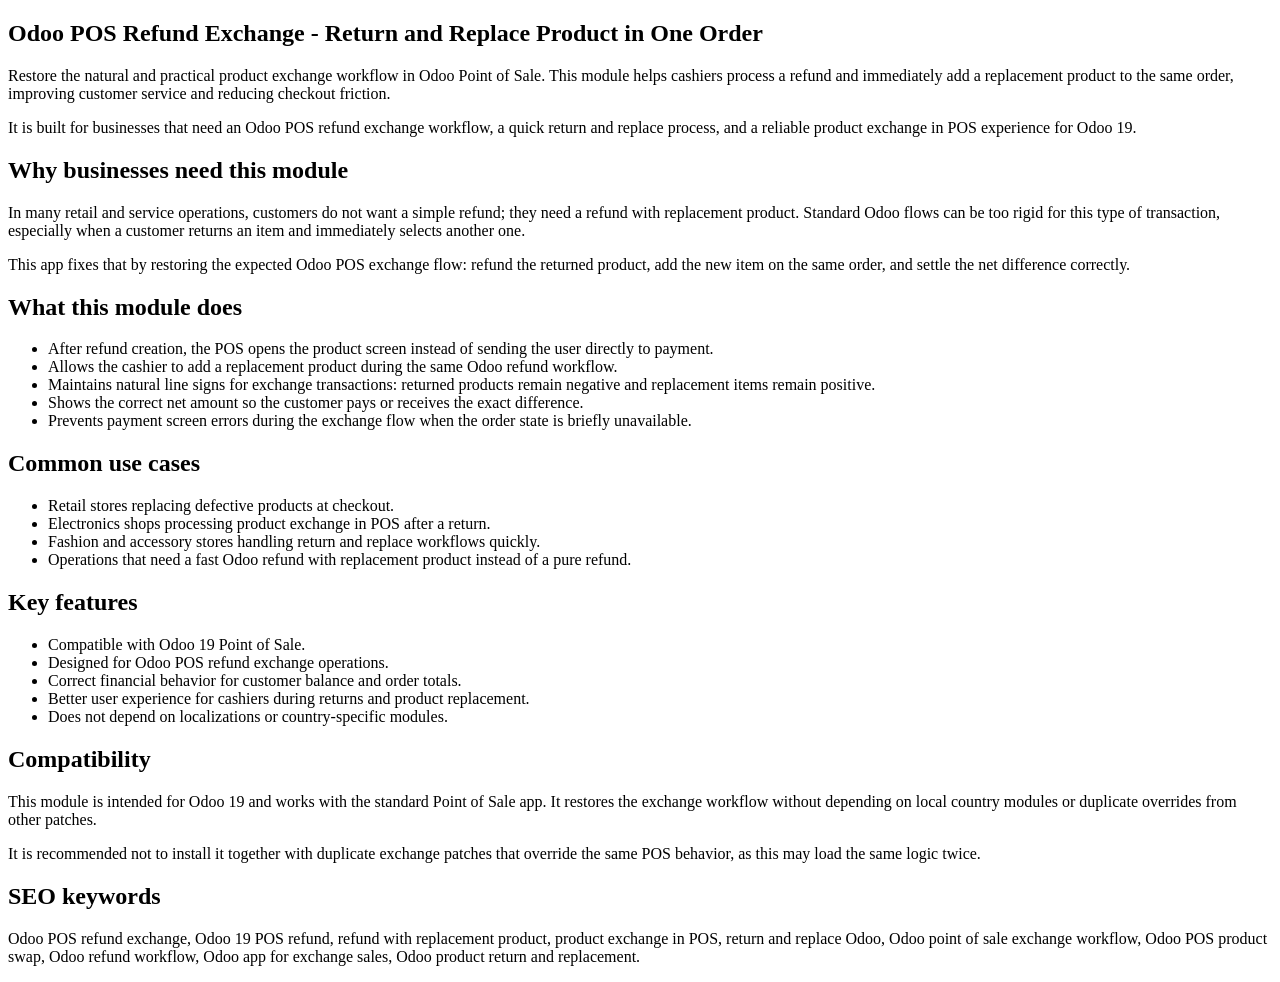
<file: pos_refund_exchange/description/index.html>
<!DOCTYPE html>
<html lang="en">
  <head>
    <meta charset="utf-8" />
    <meta name="description" content="Odoo POS refund exchange app for product return and replacement in one order. Manage refund with replacement product, return and replace workflow, and product exchange in POS for Odoo 19." />
    <meta name="keywords" content="Odoo POS refund exchange, Odoo 19 POS refund, refund with replacement product, product exchange in POS, return and replace Odoo, Odoo point of sale exchange workflow, Odoo POS product swap, Odoo refund workflow, Odoo app store POS exchange" />
    <title>Odoo POS Refund Exchange - Return and Replace Product in One Order</title>
  </head>
  <body>
    <section>
      <h1>Odoo POS Refund Exchange - Return and Replace Product in One Order</h1>
      <p>
        Restore the natural and practical product exchange workflow in Odoo Point of Sale.
        This module helps cashiers process a refund and immediately add a replacement product
        to the same order, improving customer service and reducing checkout friction.
      </p>
      <p>
        It is built for businesses that need an Odoo POS refund exchange workflow, a quick
        return and replace process, and a reliable product exchange in POS experience for
        Odoo 19.
      </p>
    </section>

    <section>
      <h2>Why businesses need this module</h2>
      <p>
        In many retail and service operations, customers do not want a simple refund; they need
        a refund with replacement product. Standard Odoo flows can be too rigid for this type of
        transaction, especially when a customer returns an item and immediately selects another one.
      </p>
      <p>
        This app fixes that by restoring the expected Odoo POS exchange flow: refund the returned
        product, add the new item on the same order, and settle the net difference correctly.
      </p>
    </section>

    <section>
      <h2>What this module does</h2>
      <ul>
        <li>After refund creation, the POS opens the product screen instead of sending the user directly to payment.</li>
        <li>Allows the cashier to add a replacement product during the same Odoo refund workflow.</li>
        <li>Maintains natural line signs for exchange transactions: returned products remain negative and replacement items remain positive.</li>
        <li>Shows the correct net amount so the customer pays or receives the exact difference.</li>
        <li>Prevents payment screen errors during the exchange flow when the order state is briefly unavailable.</li>
      </ul>
    </section>

    <section>
      <h2>Common use cases</h2>
      <ul>
        <li>Retail stores replacing defective products at checkout.</li>
        <li>Electronics shops processing product exchange in POS after a return.</li>
        <li>Fashion and accessory stores handling return and replace workflows quickly.</li>
        <li>Operations that need a fast Odoo refund with replacement product instead of a pure refund.</li>
      </ul>
    </section>

    <section>
      <h2>Key features</h2>
      <ul>
        <li>Compatible with Odoo 19 Point of Sale.</li>
        <li>Designed for Odoo POS refund exchange operations.</li>
        <li>Correct financial behavior for customer balance and order totals.</li>
        <li>Better user experience for cashiers during returns and product replacement.</li>
        <li>Does not depend on localizations or country-specific modules.</li>
      </ul>
    </section>

    <section>
      <h2>Compatibility</h2>
      <p>
        This module is intended for Odoo 19 and works with the standard Point of Sale app.
        It restores the exchange workflow without depending on local country modules or duplicate
        overrides from other patches.
      </p>
      <p>
        It is recommended not to install it together with duplicate exchange patches that override
        the same POS behavior, as this may load the same logic twice.
      </p>
    </section>

    <section>
      <h2>SEO keywords</h2>
      <p>
        Odoo POS refund exchange, Odoo 19 POS refund, refund with replacement product, product exchange in POS,
        return and replace Odoo, Odoo point of sale exchange workflow, Odoo POS product swap,
        Odoo refund workflow, Odoo app for exchange sales, Odoo product return and replacement.
      </p>
    </section>
  </body>
</html>
</file>
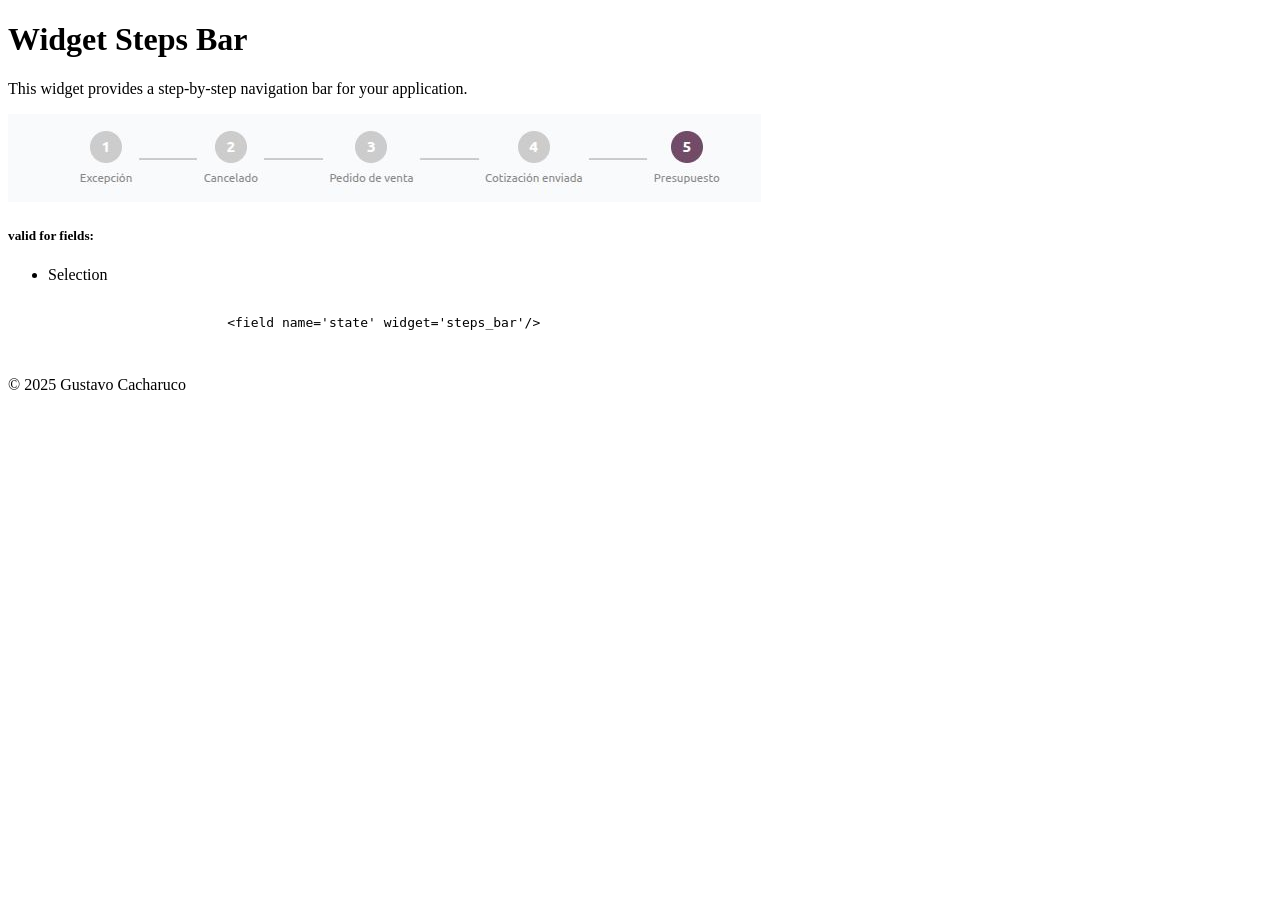
<file: gp_widget_steps/static/description/index.html>
<!DOCTYPE html>
<html lang="en">
<head>
    <meta charset="UTF-8">
    <meta name="viewport" content="width=device-width, initial-scale=1.0">
    <title>Widget Steps Bar</title>
</head>
<body>
    <div>
        <h1>Widget Steps Bar</h1>
        <p>This widget provides a step-by-step navigation bar for your application.</p>
    </div>
    <div>
        <img  class="oe_picture oe_screenshot" src="widget_steps_bars.jpeg" alt="Widget Steps Bar">
    </div>
    <div>
        <h5>valid for fields:</h5>
        <ul>
            <li>Selection</li>
        </ul>
                <pre>
                    <code>
                            &lt;field name='state' widget='steps_bar'/&gt;
                    </code>
                </pre>
            </div>
    <footer>
        <p>&copy; 2025 Gustavo Cacharuco</p>
    </footer>
</body>
</html>
</file>
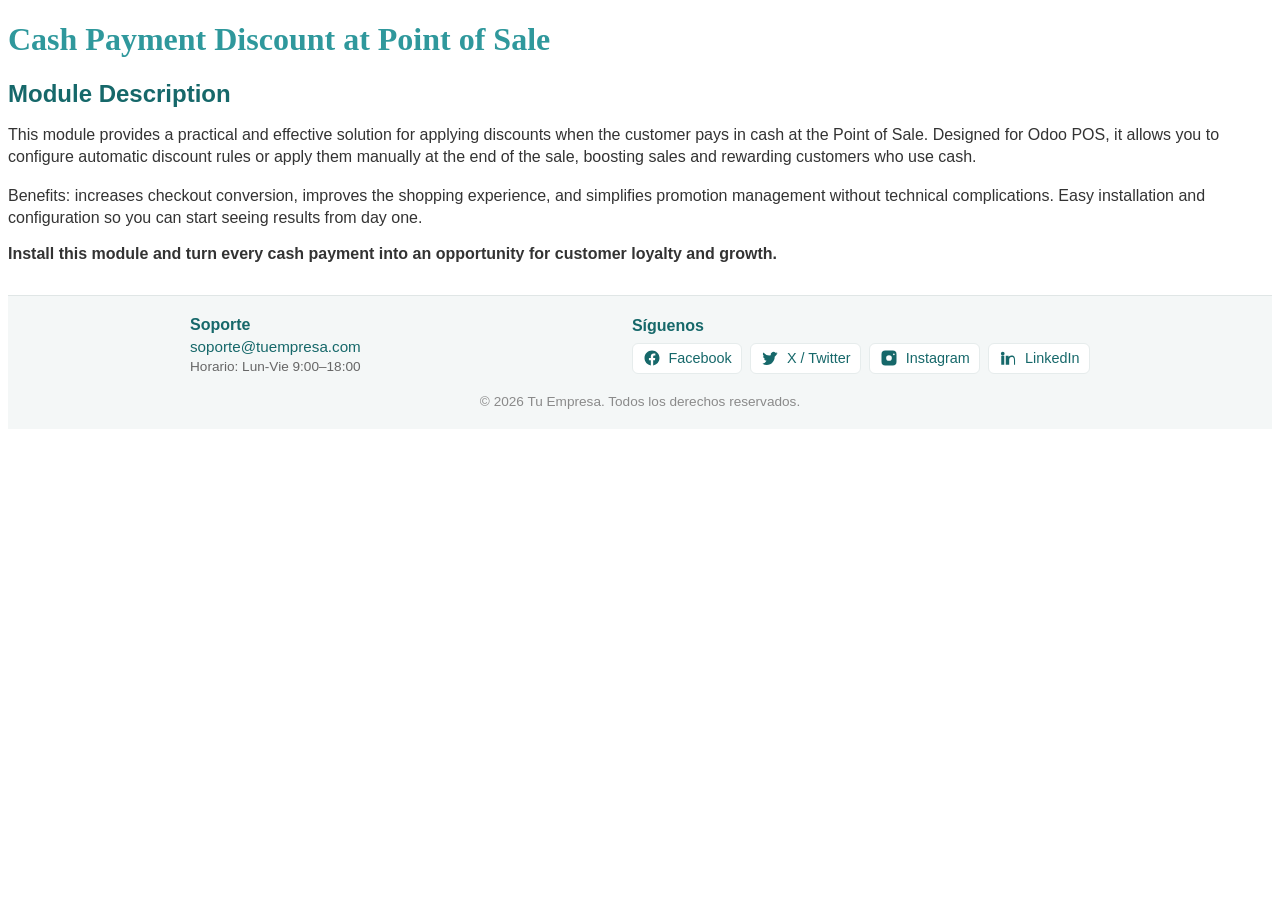
<file: pos_discount_cash/static/description/index.html>
<!DOCTYPE html>
<html lang="en">
  <head>
    <meta charset="UTF-8" />
    <meta name="viewport" content="width=device-width, initial-scale=1.0" />
    <title>Pos Discount Payment Cash</title>
  </head>
  <body>
    <div class="container">
      <div class="row">
        <h1 style="color: #2f989c">Cash Payment Discount at Point of Sale</h1>

        <section
          class="module-description"
          style="margin-top: 1rem; font-family: Arial, sans-serif; color: #333"
        >
          <h2 style="color: #16686a; margin-bottom: 0.5rem">
            Module Description
          </h2>
          <p style="line-height: 1.4">
            This module provides a practical and effective solution for applying
            discounts when the customer pays in cash at the Point of Sale.
            Designed for Odoo POS, it allows you to configure automatic discount
            rules or apply them manually at the end of the sale, boosting sales
            and rewarding customers who use cash.
          </p>
          <p style="line-height: 1.4; margin-top: 0.5rem">
            Benefits: increases checkout conversion, improves the shopping
            experience, and simplifies promotion management without technical
            complications. Easy installation and configuration so you can start
            seeing results from day one.
          </p>
          <p style="font-weight: bold; margin-top: 0.75rem">
            Install this module and turn every cash payment into an opportunity
            for customer loyalty and growth.
          </p>
        </section>
      </div>
    </div>

    <footer
      class="module-footer"
      style="margin-top: 2rem; padding: 1.25rem; background: #f4f7f7; border-top: 1px solid #e0e6e6; font-family: Arial, sans-serif; color: #333"
    >
      <div style="max-width: 900px; margin: 0 auto; display: flex; flex-wrap: wrap; align-items: center; justify-content: space-between; gap: 0.75rem;">
        <div style="min-width: 220px;">
          <strong style="color: #16686a">Soporte</strong>
          <div style="margin-top: 0.25rem; font-size: 0.95rem;">
            <a
              href="mailto:soporte@tuempresa.com"
              style="color: #16686a; text-decoration: none;"
              aria-label="Correo de soporte"
              >soporte@tuempresa.com</a
            >
            <div style="color: #666; font-size: 0.85rem; margin-top: 0.25rem;">
              Horario: Lun-Vie 9:00–18:00
            </div>
          </div>
        </div>

        <div style="min-width: 220px;">
          <strong style="color: #16686a">Síguenos</strong>
          <div style="margin-top: 0.5rem; display: flex; gap: 0.5rem; align-items: center;">
            <a
              href="https://facebook.com/"
              target="_blank"
              rel="noopener noreferrer"
              style="display:inline-flex; align-items:center; gap:0.5rem; padding:0.35rem 0.6rem; background:#fff; border-radius:6px; text-decoration:none; color:#16686a; border:1px solid #e6ecec;"
              aria-label="Facebook"
            >
              <!-- Facebook SVG -->
              <svg width="18" height="18" viewBox="0 0 24 24" fill="#16686a" xmlns="http://www.w3.org/2000/svg" aria-hidden="true">
                <path d="M22 12C22 6.477 17.523 2 12 2S2 6.477 2 12c0 5 3.657 9.126 8.438 9.878v-6.99H7.898v-2.888h2.54V9.797c0-2.507 1.492-3.89 3.777-3.89 1.094 0 2.238.195 2.238.195v2.46h-1.26c-1.242 0-1.63.772-1.63 1.562v1.875h2.773l-.443 2.888h-2.33v6.99C18.343 21.126 22 17 22 12z"/>
              </svg>
              <span style="font-size:0.9rem">Facebook</span>
            </a>

            <a
              href="https://x.com/"
              target="_blank"
              rel="noopener noreferrer"
              style="display:inline-flex; align-items:center; gap:0.5rem; padding:0.35rem 0.6rem; background:#fff; border-radius:6px; text-decoration:none; color:#16686a; border:1px solid #e6ecec;"
              aria-label="Twitter"
            >
              <!-- Twitter(X) SVG -->
              <svg width="18" height="18" viewBox="0 0 24 24" fill="#16686a" xmlns="http://www.w3.org/2000/svg" aria-hidden="true">
                <path d="M22.162 5.656c-.66.293-1.37.49-2.116.58a3.708 3.708 0 0 0 1.626-2.044 7.45 7.45 0 0 1-2.356.9 3.707 3.707 0 0 0-6.316 3.379A10.52 10.52 0 0 1 3.164 4.8a3.706 3.706 0 0 0 1.147 4.95 3.676 3.676 0 0 1-1.68-.464v.047a3.708 3.708 0 0 0 2.972 3.632 3.74 3.74 0 0 1-1.673.064 3.708 3.708 0 0 0 3.46 2.574A7.433 7.433 0 0 1 2 19.54a10.49 10.49 0 0 0 5.684 1.666c6.82 0 10.556-5.652 10.556-10.555 0-.161-.004-.322-.011-.481a7.548 7.548 0 0 0 1.856-1.924z"/>
              </svg>
              <span style="font-size:0.9rem">X / Twitter</span>
            </a>

            <a
              href="https://instagram.com/"
              target="_blank"
              rel="noopener noreferrer"
              style="display:inline-flex; align-items:center; gap:0.5rem; padding:0.35rem 0.6rem; background:#fff; border-radius:6px; text-decoration:none; color:#16686a; border:1px solid #e6ecec;"
              aria-label="Instagram"
            >
              <!-- Instagram SVG -->
              <svg width="18" height="18" viewBox="0 0 24 24" fill="#16686a" xmlns="http://www.w3.org/2000/svg" aria-hidden="true">
                <path d="M7 2h10a5 5 0 0 1 5 5v10a5 5 0 0 1-5 5H7a5 5 0 0 1-5-5V7a5 5 0 0 1 5-5zm5 6.2A3.8 3.8 0 1 0 15.8 12 3.8 3.8 0 0 0 12 8.2zM18.5 6.1a1.1 1.1 0 1 0 1.1 1.1 1.1 1.1 0 0 0-1.1-1.1z"/>
              </svg>
              <span style="font-size:0.9rem">Instagram</span>
            </a>

            <a
              href="https://linkedin.com/"
              target="_blank"
              rel="noopener noreferrer"
              style="display:inline-flex; align-items:center; gap:0.5rem; padding:0.35rem 0.6rem; background:#fff; border-radius:6px; text-decoration:none; color:#16686a; border:1px solid #e6ecec;"
              aria-label="LinkedIn"
            >
              <!-- LinkedIn SVG -->
              <svg width="18" height="18" viewBox="0 0 24 24" fill="#16686a" xmlns="http://www.w3.org/2000/svg" aria-hidden="true">
                <path d="M4.98 3.5A2.5 2.5 0 1 0 4.98 8.5 2.5 2.5 0 0 0 4.98 3.5zM3 9h4v12H3zM9 9h3.8v1.6h.1c.5-.9 1.8-1.9 3.7-1.9 4 0 4.8 2.6 4.8 6v6.3H20V15.6c0-2.2-.04-5-3-5-3 0-3.4 2.3-3.4 4.8V21H9z"/>
              </svg>
              <span style="font-size:0.9rem">LinkedIn</span>
            </a>
          </div>
        </div>

        <div style="flex: 1 1 100%; text-align: center; color: #8a8a8a; font-size: 0.85rem; margin-top: 0.5rem;">
          © <span id="currentYear"></span> Tu Empresa. Todos los derechos reservados.
        </div>
      </div>
    </footer>

    <script>
      // Actualiza año en el footer
      (function () {
        var el = document.getElementById("currentYear");
        if (el) {
          el.textContent = new Date().getFullYear();
        }
      })();
    </script></svg>
  </body>
</html>
</file>
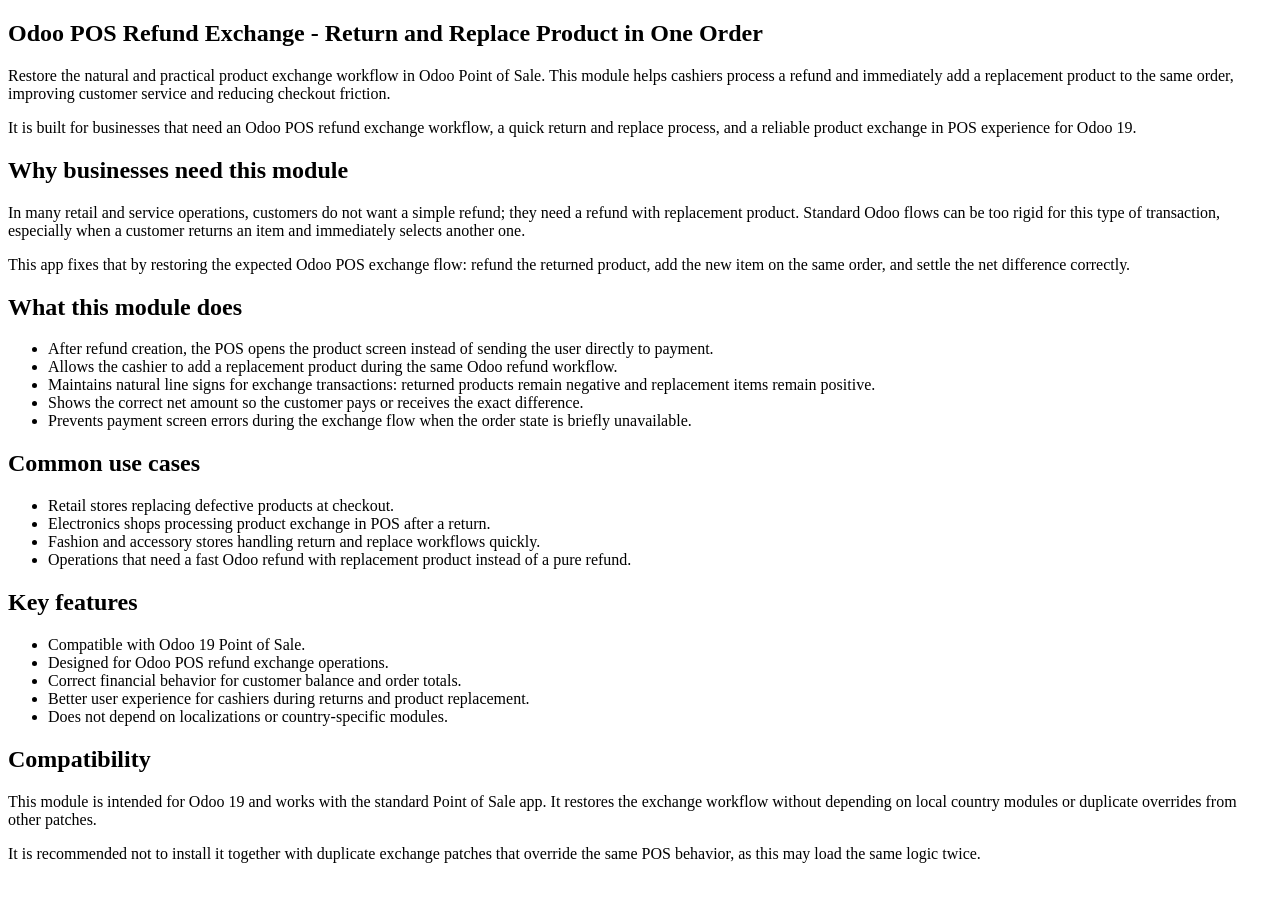
<file: pos_refund_exchange/static/description/index.html>
<!DOCTYPE html>
<html lang="en">
  <head>
    <meta charset="utf-8" />
    <meta name="description" content="Odoo POS refund exchange app for product return and replacement in one order. Manage refund with replacement product, return and replace workflow, and product exchange in POS for Odoo 19." />
    <meta name="keywords" content="Odoo POS refund exchange, Odoo 19 POS refund, refund with replacement product, product exchange in POS, return and replace Odoo, Odoo point of sale exchange workflow, Odoo POS product swap, Odoo refund workflow, Odoo app store POS exchange" />
    <title>Odoo POS Refund Exchange - Return and Replace Product in One Order</title>
  </head>
  <body>
    <section>
      <h1>Odoo POS Refund Exchange - Return and Replace Product in One Order</h1>
      <p>
        Restore the natural and practical product exchange workflow in Odoo Point of Sale.
        This module helps cashiers process a refund and immediately add a replacement product
        to the same order, improving customer service and reducing checkout friction.
      </p>
      <p>
        It is built for businesses that need an Odoo POS refund exchange workflow, a quick
        return and replace process, and a reliable product exchange in POS experience for
        Odoo 19.
      </p>
    </section>

    <section>
      <h2>Why businesses need this module</h2>
      <p>
        In many retail and service operations, customers do not want a simple refund; they need
        a refund with replacement product. Standard Odoo flows can be too rigid for this type of
        transaction, especially when a customer returns an item and immediately selects another one.
      </p>
      <p>
        This app fixes that by restoring the expected Odoo POS exchange flow: refund the returned
        product, add the new item on the same order, and settle the net difference correctly.
      </p>
    </section>

    <section>
      <h2>What this module does</h2>
      <ul>
        <li>After refund creation, the POS opens the product screen instead of sending the user directly to payment.</li>
        <li>Allows the cashier to add a replacement product during the same Odoo refund workflow.</li>
        <li>Maintains natural line signs for exchange transactions: returned products remain negative and replacement items remain positive.</li>
        <li>Shows the correct net amount so the customer pays or receives the exact difference.</li>
        <li>Prevents payment screen errors during the exchange flow when the order state is briefly unavailable.</li>
      </ul>
    </section>

    <section>
      <h2>Common use cases</h2>
      <ul>
        <li>Retail stores replacing defective products at checkout.</li>
        <li>Electronics shops processing product exchange in POS after a return.</li>
        <li>Fashion and accessory stores handling return and replace workflows quickly.</li>
        <li>Operations that need a fast Odoo refund with replacement product instead of a pure refund.</li>
      </ul>
    </section>

    <section>
      <h2>Key features</h2>
      <ul>
        <li>Compatible with Odoo 19 Point of Sale.</li>
        <li>Designed for Odoo POS refund exchange operations.</li>
        <li>Correct financial behavior for customer balance and order totals.</li>
        <li>Better user experience for cashiers during returns and product replacement.</li>
        <li>Does not depend on localizations or country-specific modules.</li>
      </ul>
    </section>

    <section>
      <h2>Compatibility</h2>
      <p>
        This module is intended for Odoo 19 and works with the standard Point of Sale app.
        It restores the exchange workflow without depending on local country modules or duplicate
        overrides from other patches.
      </p>
      <p>
        It is recommended not to install it together with duplicate exchange patches that override
        the same POS behavior, as this may load the same logic twice.
      </p>
    </section>

  </body>
</html>
</file>
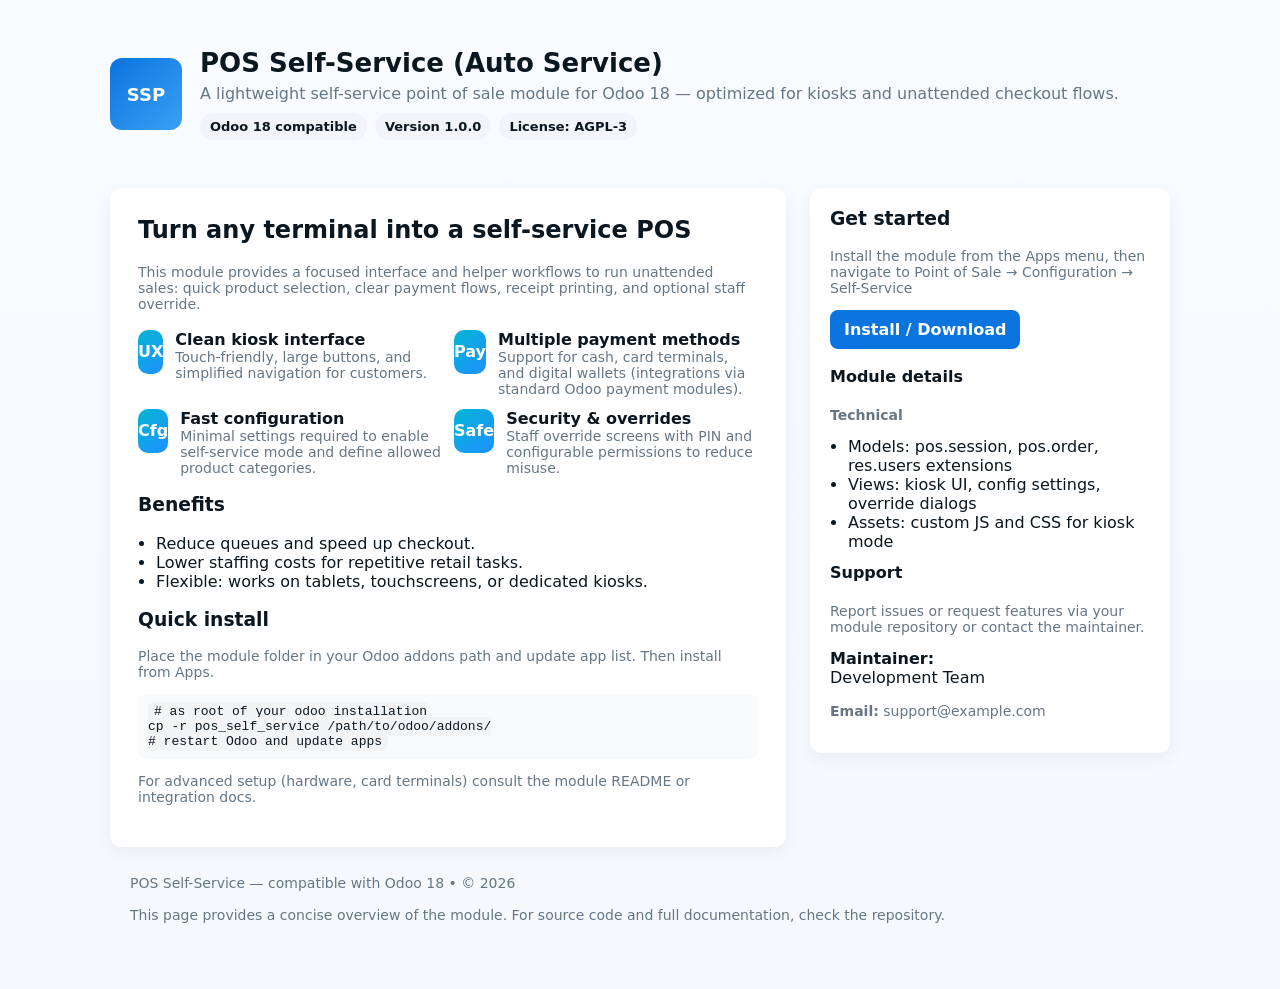
<file: pos_self_service/static/description/index.html>
<!doctype html>
<html lang="en">
<head>
    <meta charset="utf-8" />
    <meta name="viewport" content="width=device-width,initial-scale=1" />
    <title>POS Self-Service — Odoo 18 Module</title>
    <style>
        :root{
            --bg:#f6f9fc; --card:#ffffff; --primary:#0b74de; --muted:#657786;
            --accent:#06b6d4; font-family:Inter, system-ui, -apple-system, "Segoe UI", Roboto, "Helvetica Neue", Arial;
        }
        *{box-sizing:border-box}
        body{margin:0;background:linear-gradient(180deg,#f8fbff 0%,var(--bg) 100%);color:#0b1720}
        header{padding:48px 20px 20px;display:flex;align-items:center;gap:18px;max-width:1100px;margin:0 auto}
        .logo{width:72px;height:72px;border-radius:12px;display:flex;align-items:center;justify-content:center;background:linear-gradient(135deg,var(--primary),#3aa0f4);color:white;font-weight:700;font-size:18px}
        h1{margin:0;font-size:26px}
        p.lead{margin:6px 0 0;color:var(--muted)}
        main{max-width:1100px;margin:28px auto;padding:0 20px;display:grid;grid-template-columns:1fr 360px;gap:24px}
        .hero{background:var(--card);padding:28px;border-radius:12px;box-shadow:0 6px 18px rgba(12,36,76,0.06)}
        .features{display:grid;grid-template-columns:repeat(2,1fr);gap:12px;margin-top:18px}
        .feature{display:flex;gap:12px;align-items:flex-start}
        .icon{width:44px;height:44px;border-radius:10px;background:linear-gradient(135deg,var(--accent),#1e90ff);display:flex;align-items:center;justify-content:center;color:white;font-weight:700}
        aside.card{background:var(--card);padding:20px;border-radius:12px;box-shadow:0 6px 18px rgba(12,36,76,0.06);height:max-content}
        .meta{display:flex;flex-wrap:wrap;gap:8px;margin-top:8px}
        .chip{background:#f1f5f9;padding:6px 10px;border-radius:999px;color:#0b1720;font-weight:600;font-size:13px}
        .btn{display:inline-block;background:var(--primary);color:white;padding:10px 14px;border-radius:8px;text-decoration:none;font-weight:600}
        .muted{color:var(--muted);font-size:14px}
        footer{max-width:1100px;margin:18px auto;padding:0 20px 48px;color:var(--muted);font-size:13px}
        ul{margin:8px 0 0;padding-left:18px}
        code{background:#f3f4f6;padding:2px 6px;border-radius:6px;font-family:monospace}
        @media (max-width:900px){main{grid-template-columns:1fr} .features{grid-template-columns:1fr}}
    </style>
</head>
<body>
    <header>
        <div class="logo">SSP</div>
        <div>
            <h1>POS Self-Service (Auto Service)</h1>
            <p class="lead">A lightweight self-service point of sale module for Odoo 18 — optimized for kiosks and unattended checkout flows.</p>
            <div class="meta" style="margin-top:10px">
                <div class="chip">Odoo 18 compatible</div>
                <div class="chip">Version 1.0.0</div>
                <div class="chip">License: AGPL-3</div>
            </div>
        </div>
    </header>

    <main>
        <section class="hero">
            <h2 style="margin-top:0">Turn any terminal into a self-service POS</h2>
            <p class="muted">This module provides a focused interface and helper workflows to run unattended sales: quick product selection, clear payment flows, receipt printing, and optional staff override.</p>

            <div class="features">
                <div class="feature">
                    <div class="icon">UX</div>
                    <div>
                        <strong>Clean kiosk interface</strong>
                        <div class="muted">Touch-friendly, large buttons, and simplified navigation for customers.</div>
                    </div>
                </div>

                <div class="feature">
                    <div class="icon">Pay</div>
                    <div>
                        <strong>Multiple payment methods</strong>
                        <div class="muted">Support for cash, card terminals, and digital wallets (integrations via standard Odoo payment modules).</div>
                    </div>
                </div>

                <div class="feature">
                    <div class="icon">Cfg</div>
                    <div>
                        <strong>Fast configuration</strong>
                        <div class="muted">Minimal settings required to enable self-service mode and define allowed product categories.</div>
                    </div>
                </div>

                <div class="feature">
                    <div class="icon">Safe</div>
                    <div>
                        <strong>Security & overrides</strong>
                        <div class="muted">Staff override screens with PIN and configurable permissions to reduce misuse.</div>
                    </div>
                </div>
            </div>

            <h3 style="margin-top:18px">Benefits</h3>
            <ul>
                <li>Reduce queues and speed up checkout.</li>
                <li>Lower staffing costs for repetitive retail tasks.</li>
                <li>Flexible: works on tablets, touchscreens, or dedicated kiosks.</li>
            </ul>

            <h3 style="margin-top:18px">Quick install</h3>
            <p class="muted">Place the module folder in your Odoo addons path and update app list. Then install from Apps.</p>
            <pre style="background:#f8fafc;border-radius:8px;padding:10px;margin:8px 0"><code># as root of your odoo installation
cp -r pos_self_service /path/to/odoo/addons/
# restart Odoo and update apps
</code></pre>

            <p class="muted">For advanced setup (hardware, card terminals) consult the module README or integration docs.</p>
        </section>

        <aside class="card">
            <h3 style="margin-top:0">Get started</h3>
            <p class="muted">Install the module from the Apps menu, then navigate to Point of Sale &rarr; Configuration &rarr; Self-Service</p>
            <a class="btn" href="#">Install / Download</a>

            <h4 style="margin-top:18px">Module details</h4>
            <p class="muted"><strong>Technical</strong></p>
            <ul>
                <li>Models: pos.session, pos.order, res.users extensions</li>
                <li>Views: kiosk UI, config settings, override dialogs</li>
                <li>Assets: custom JS and CSS for kiosk mode</li>
            </ul>

            <h4 style="margin-top:12px">Support</h4>
            <p class="muted">Report issues or request features via your module repository or contact the maintainer.</p>
            <p style="margin-top:12px"><strong>Maintainer:</strong><br>Development Team</p>
            <p style="margin-top:6px" class="muted"><strong>Email:</strong> support@example.com</p>
        </aside>
    </main>

    <footer>
        <div style="max-width:1100px;margin:0 auto;padding:0 20px">
            <div style="display:flex;flex-wrap:wrap;gap:16px;align-items:center;justify-content:space-between">
                <div class="muted">POS Self-Service — compatible with Odoo 18 • © 2026</div>
                <div class="muted">This page provides a concise overview of the module. For source code and full documentation, check the repository.</div>
            </div>
        </div>
    </footer>
</body>
</html>
</file>
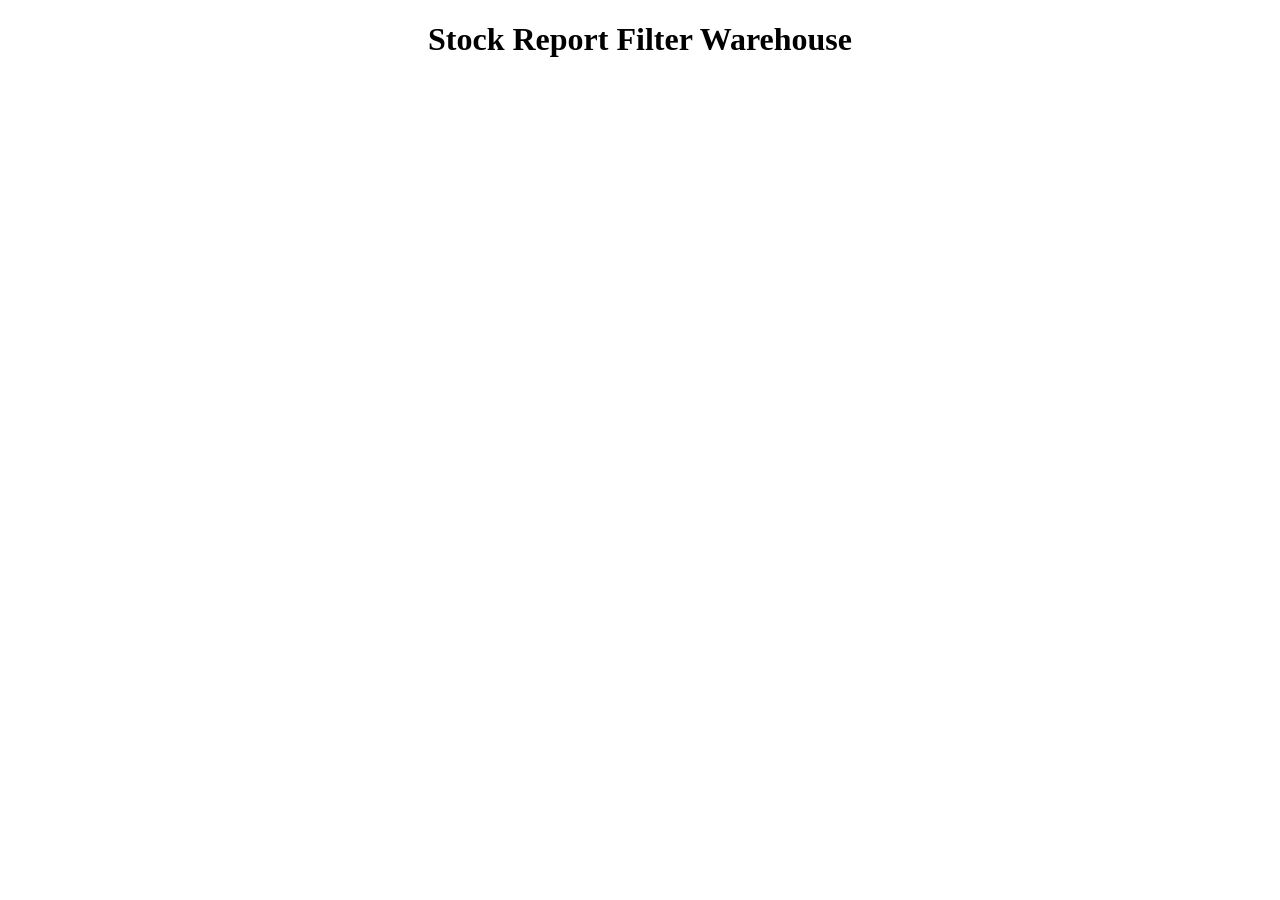
<file: report_stock_filter_warehouse/static/description/index.html>
<!DOCTYPE html>
<html lang="en">
<head>
    <meta charset="UTF-8">
    <meta name="viewport" content="width=device-width, initial-scale=1.0">
    <meta http-equiv="Content-Type" content="text/html; charset=utf-8" />
    <meta name="generator" content="Docutils: https://docutils.sourceforge.io/" />
    <title>Stock Report Filter Warehouse</title>
</head>
<body>
    <div class="document" id="filter-report-warehouse">
        <h1 style="text-align: center;" class="title">Stock Report Filter Warehouse</h1>
    </div>
</body>
</html>
</file>
